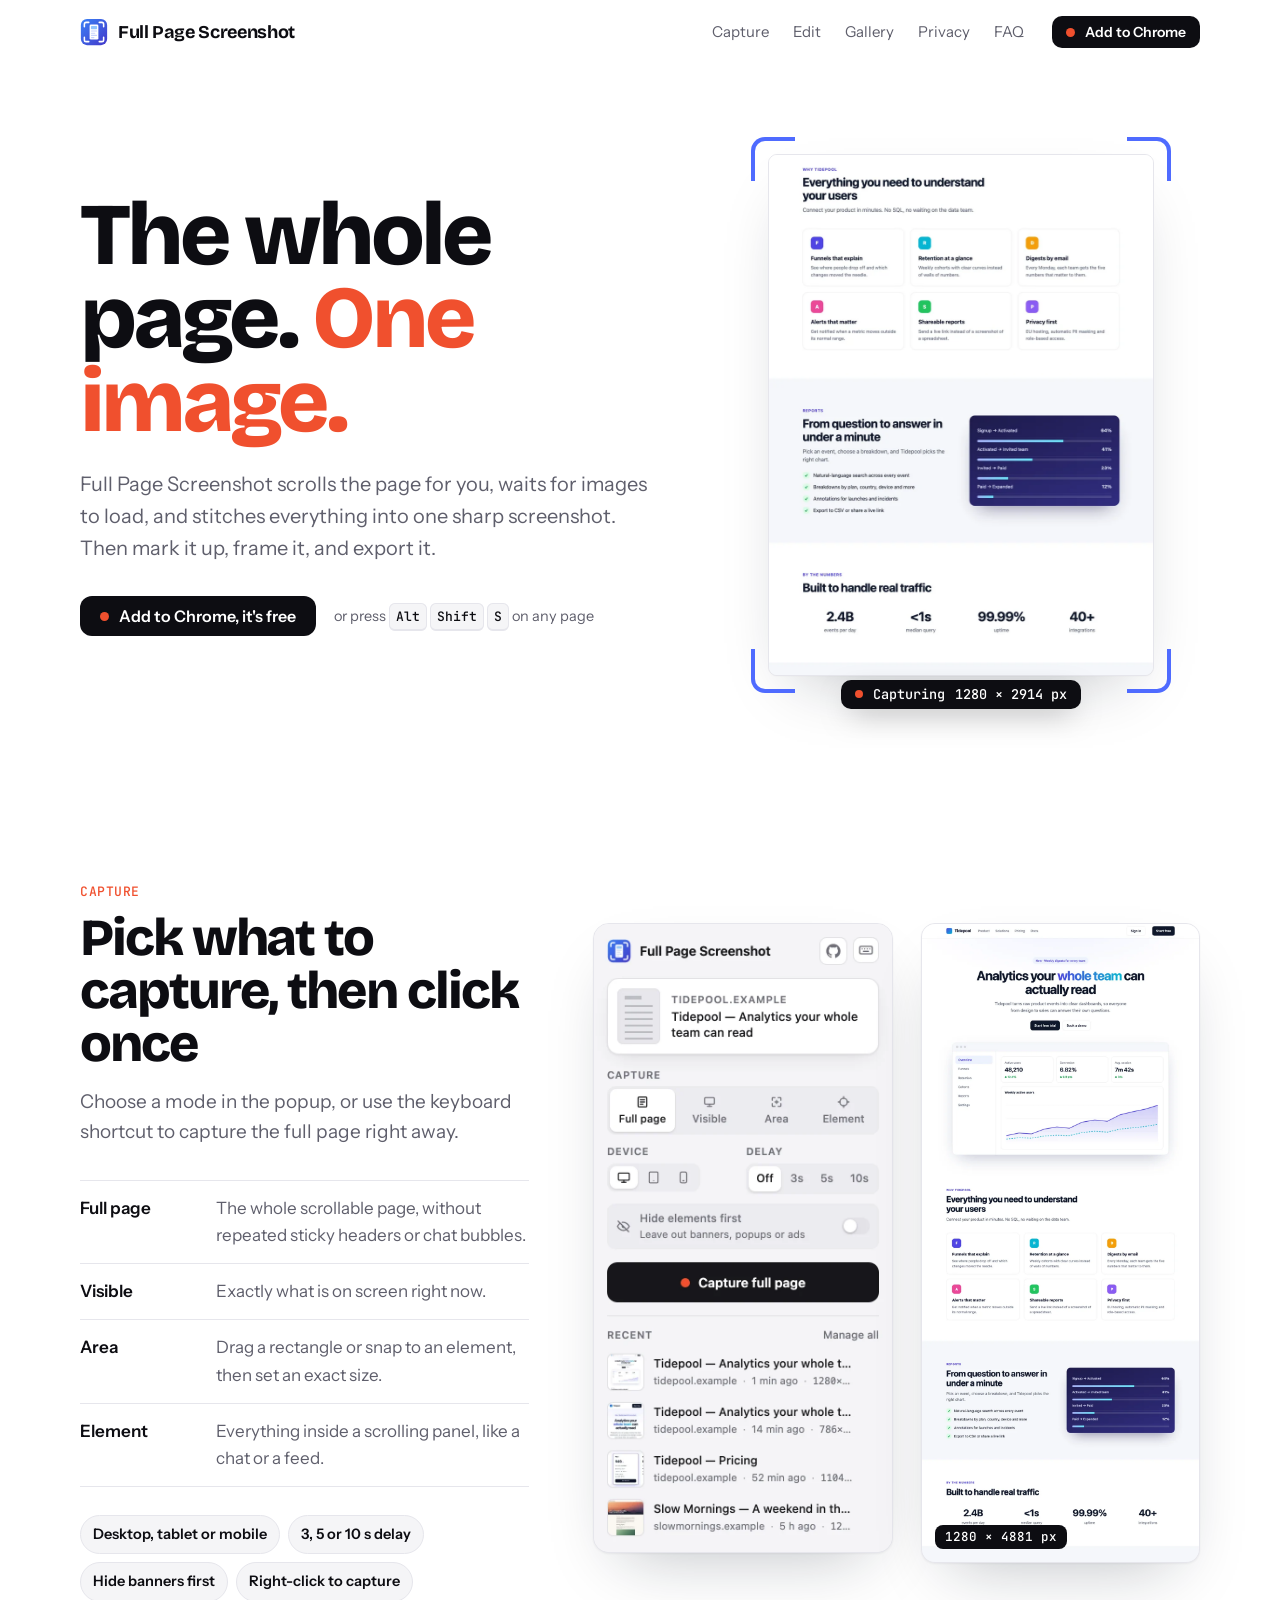
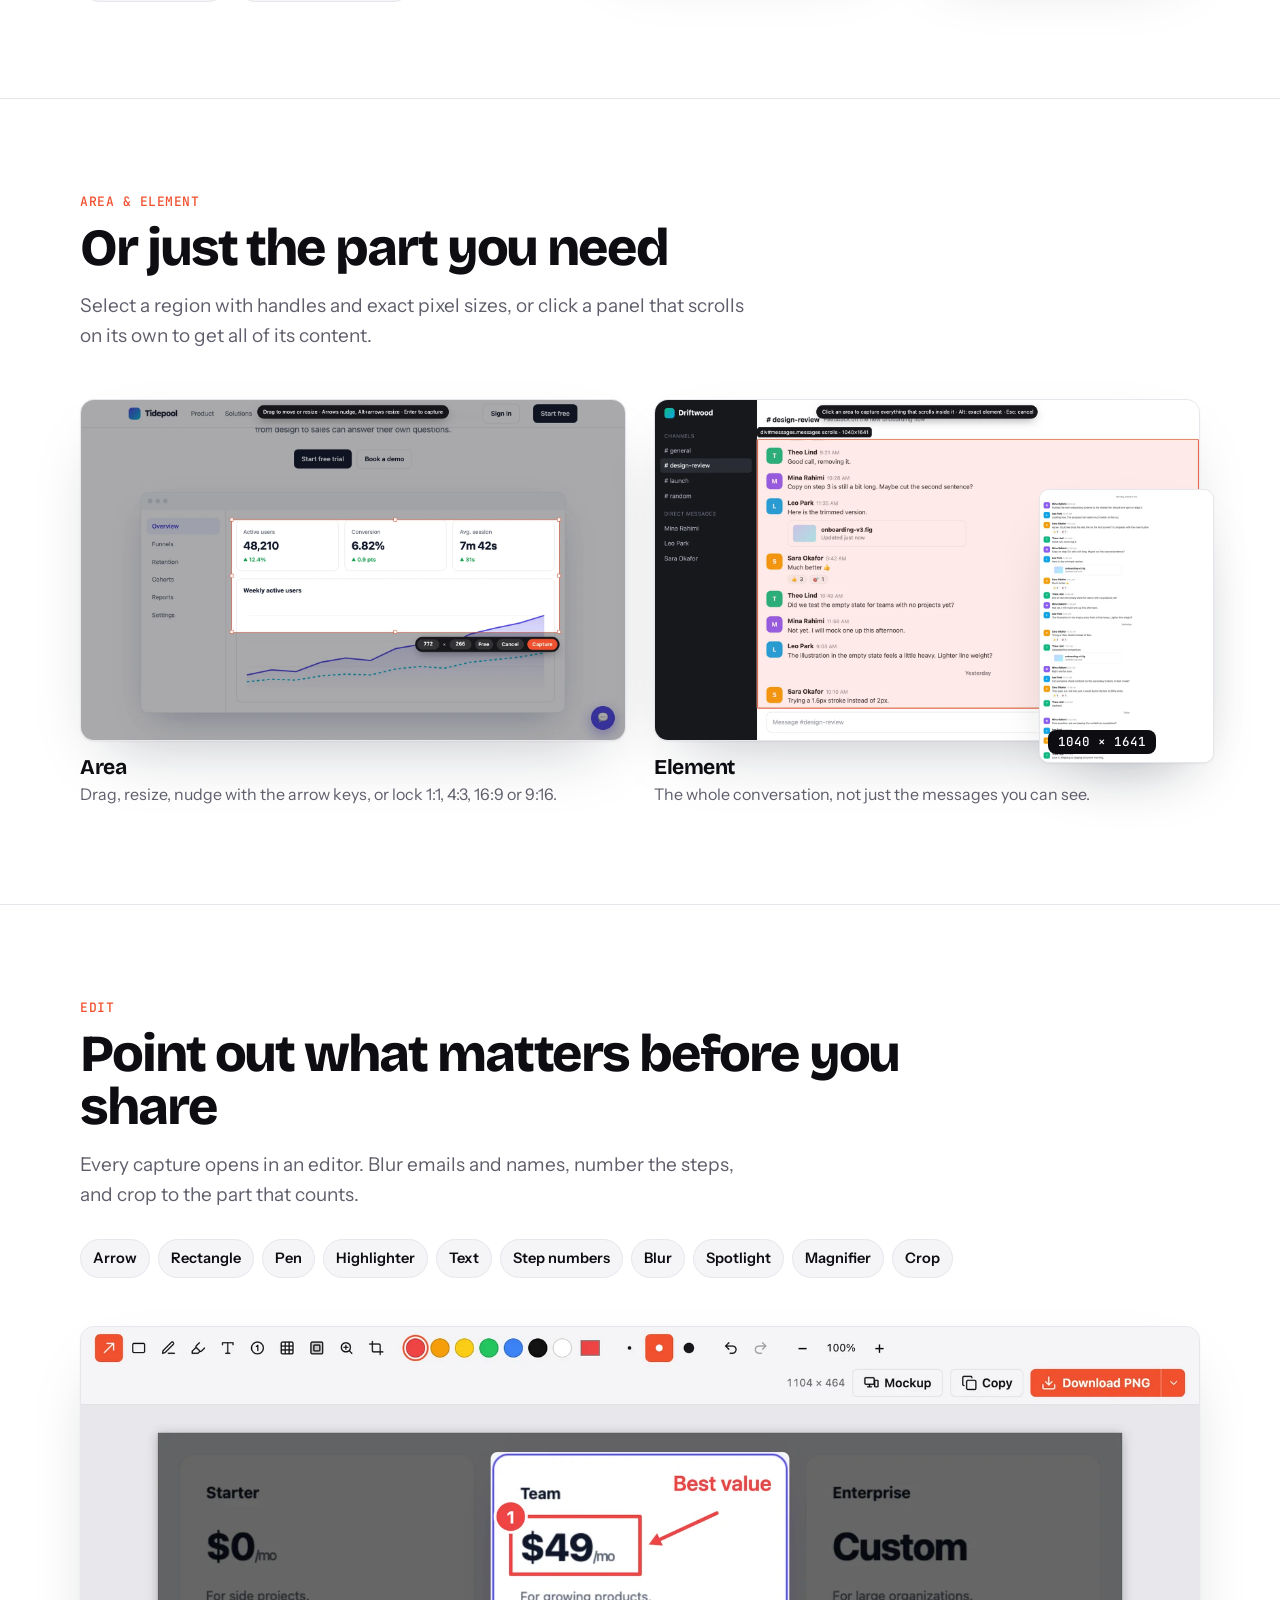
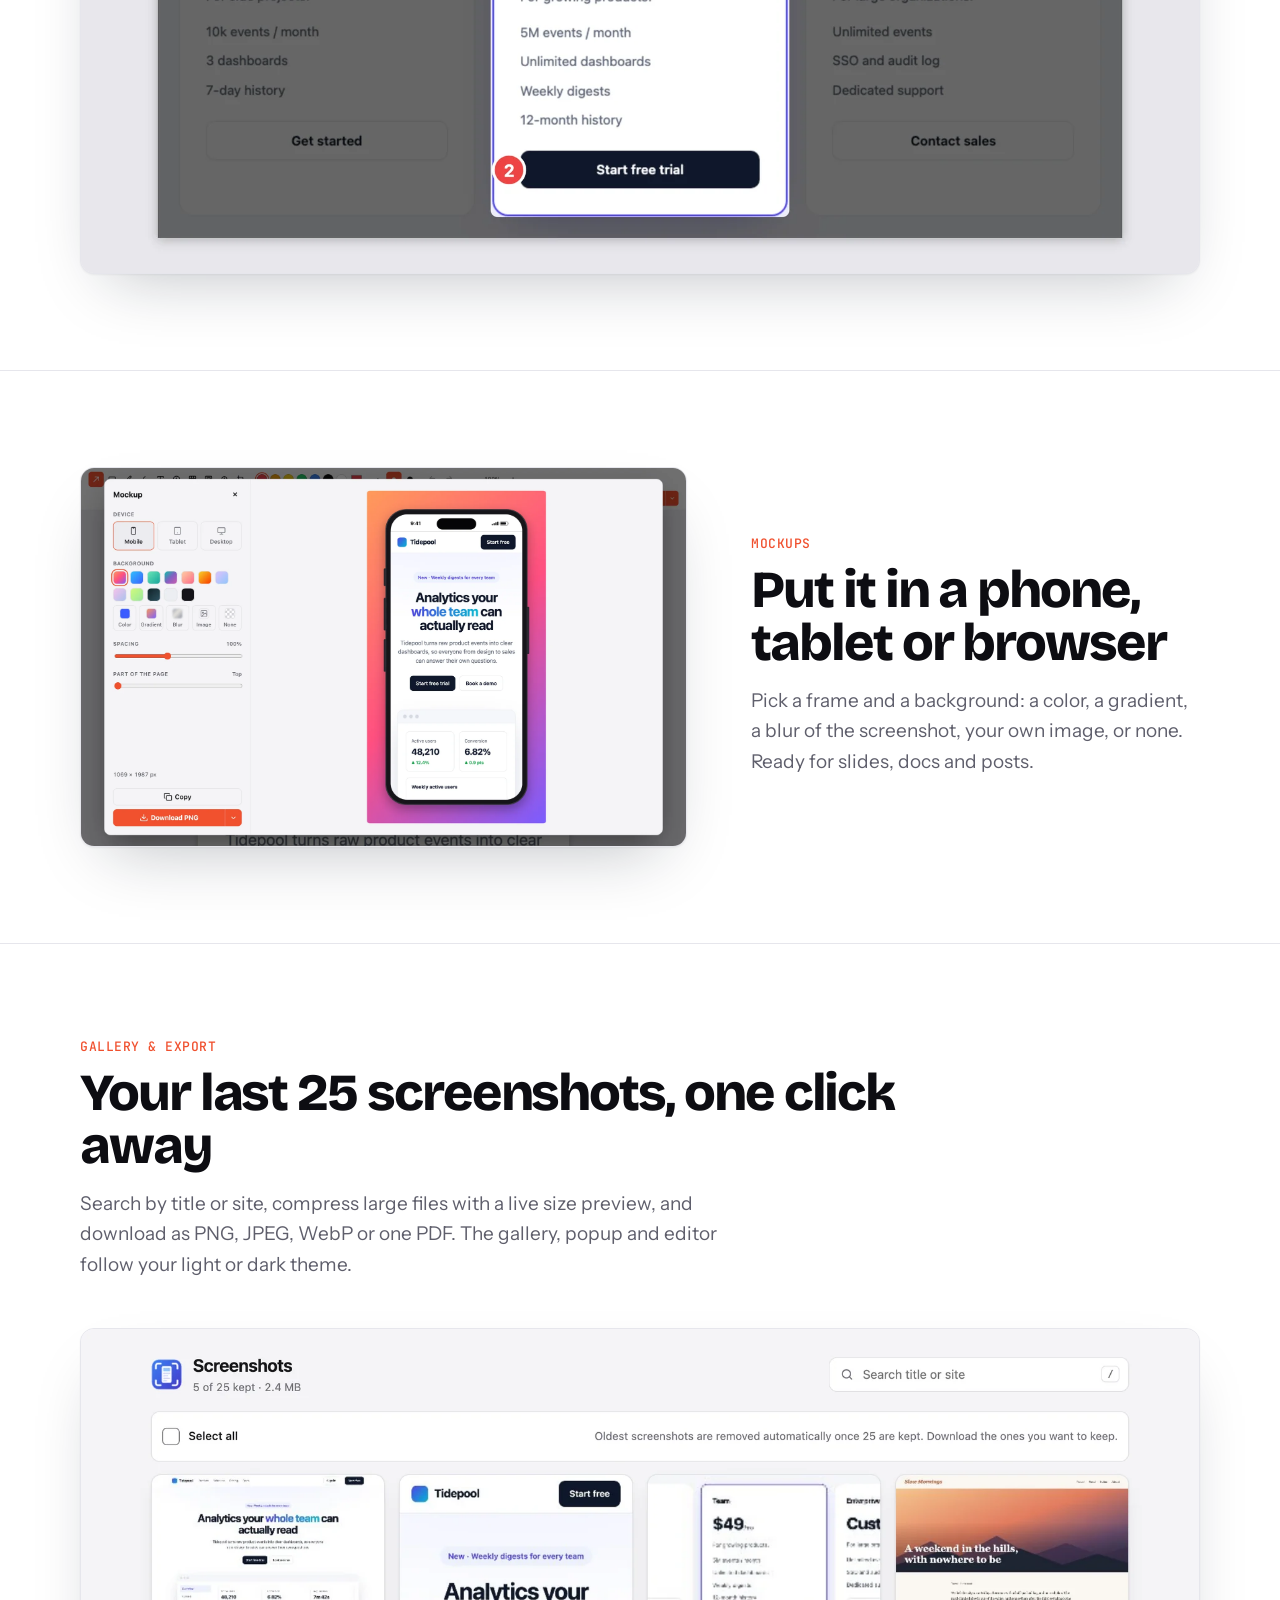
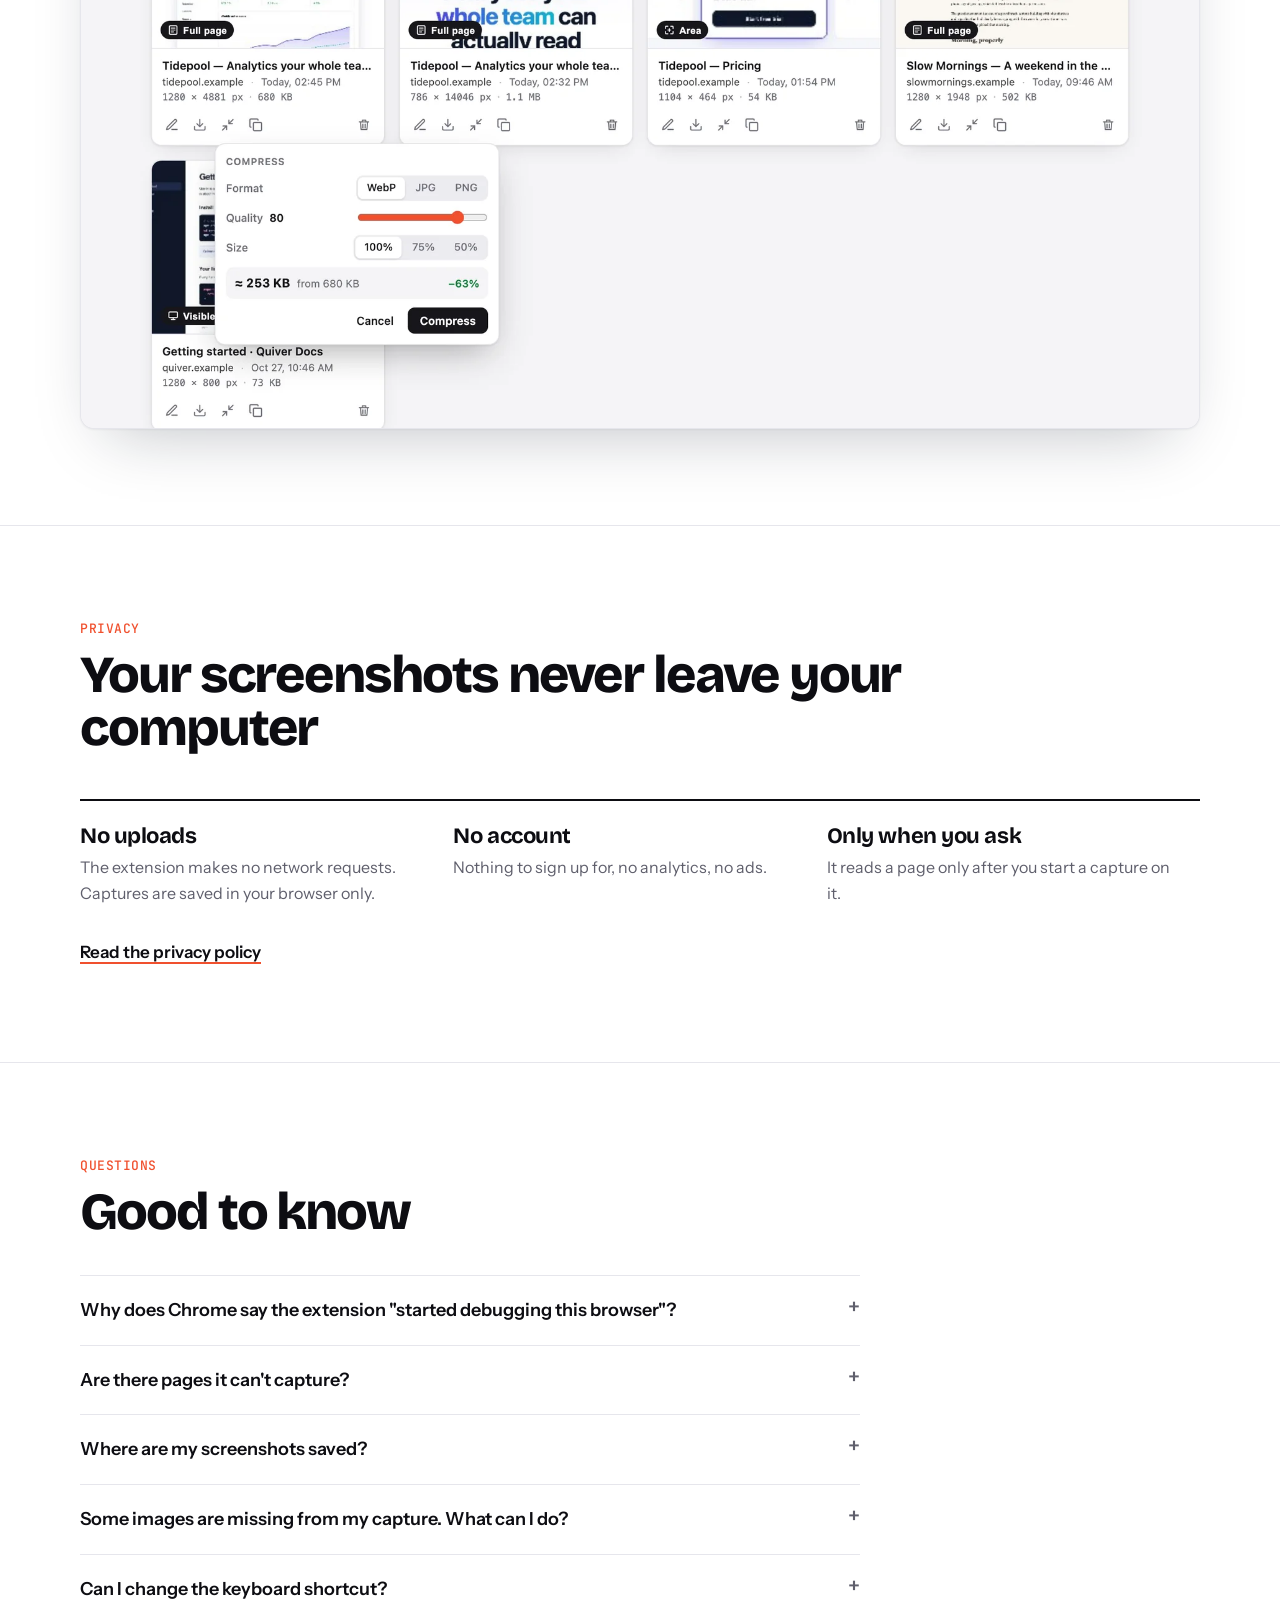
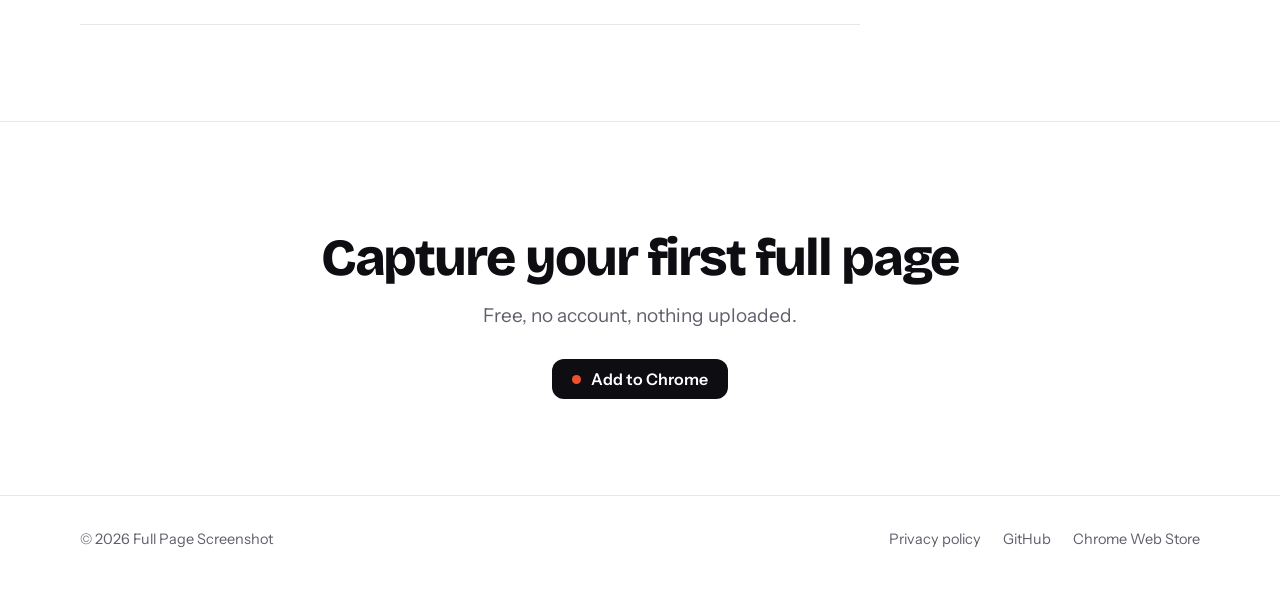
<file: index.html>
<!doctype html>
<html lang="en">
<head>
<meta charset="utf-8">
<meta name="viewport" content="width=device-width, initial-scale=1">
<title>Full Page Screenshot — capture the whole page in one image</title>
<meta name="description" content="A Chrome extension that captures full pages, areas or elements, lets you annotate them, add device mockups, and export as PNG, JPEG, WebP or PDF. Everything stays on your device.">
<meta property="og:title" content="Full Page Screenshot">
<meta property="og:description" content="Capture the whole page in one image. Annotate, frame and export, all on your device.">
<meta property="og:image" content="img/og.png">
<meta name="theme-color" content="#ffffff" media="(prefers-color-scheme: light)">
<meta name="theme-color" content="#0c0c10" media="(prefers-color-scheme: dark)">
<link rel="icon" href="img/icon.svg" type="image/svg+xml">
<link rel="apple-touch-icon" href="img/icon-128.png">
<link rel="preload" href="fonts/bricolage-grotesque-800.woff2" as="font" type="font/woff2" crossorigin>
<link rel="stylesheet" href="style.css">
</head>
<body>

<header class="nav">
  <div class="wrap">
    <a class="brand" href="./"><img src="img/icon.svg" alt="" width="28" height="28">Full Page Screenshot</a>
    <nav class="nav-links" aria-label="Sections">
      <a href="#capture">Capture</a>
      <a href="#edit">Edit</a>
      <a href="#gallery">Gallery</a>
      <a href="#privacy">Privacy</a>
      <a href="#faq">FAQ</a>
    </nav>
    <a class="button small" href="https://chromewebstore.google.com/detail/jdoknmnhhldggknpickmcmholibmddpi">Add to Chrome</a>
  </div>
</header>

<main>
  <div class="hero">
    <div class="wrap">
      <div>
        <h1>The whole page. <em>One image.</em></h1>
        <p class="lead">Full Page Screenshot scrolls the page for you, waits for images to load, and stitches everything into one sharp screenshot. Then mark it up, frame it, and export it.</p>
        <div class="actions">
          <a class="button" href="https://chromewebstore.google.com/detail/jdoknmnhhldggknpickmcmholibmddpi">Add to Chrome, it's free</a>
          <span class="hint">or press <kbd>Alt</kbd> <kbd>Shift</kbd> <kbd>S</kbd> on any page</span>
        </div>
      </div>
      <div class="finder" aria-label="A long web page being captured from top to bottom">
        <div class="finder-screen"><img id="finder-page" src="img/capture-full.webp" width="880" height="3356" alt=""></div>
        <div class="finder-corners" aria-hidden="true"><i></i><i></i><i></i><i></i></div>
        <div class="finder-readout" id="finder-readout" aria-hidden="true"><span class="dot"></span><span id="finder-label">Capturing</span><b id="finder-size">1280 × 4881 px</b></div>
      </div>
    </div>
  </div>

  <section id="capture">
    <div class="wrap row">
      <div>
        <p class="eyebrow">Capture</p>
        <h2>Pick what to capture, then click once</h2>
        <p class="intro">Choose a mode in the popup, or use the keyboard shortcut to capture the full page right away.</p>
        <dl class="modes">
          <div><dt>Full page</dt><dd>The whole scrollable page, without repeated sticky headers or chat bubbles.</dd></div>
          <div><dt>Visible</dt><dd>Exactly what is on screen right now.</dd></div>
          <div><dt>Area</dt><dd>Drag a rectangle or snap to an element, then set an exact size.</dd></div>
          <div><dt>Element</dt><dd>Everything inside a scrolling panel, like a chat or a feed.</dd></div>
        </dl>
        <div class="tools">
          <span>Desktop, tablet or mobile</span><span>3, 5 or 10 s delay</span><span>Hide banners first</span><span>Right-click to capture</span>
        </div>
      </div>
      <div class="capture-pair">
        <picture>
          <source srcset="img/popup-dark.webp" media="(prefers-color-scheme: dark)">
          <img class="frame popup" src="img/popup-light.webp" width="640" height="1348" alt="The extension popup with the Full page, Visible, Area and Element modes, device and delay options, and recent screenshots">
        </picture>
        <div class="tall">
          <div class="frame"><img src="img/capture-full.webp" width="880" height="3356" alt="A full landing page captured as one tall image" loading="lazy"></div>
          <span class="tag">1280 × 4881 px</span>
        </div>
      </div>
    </div>
  </section>

  <section id="parts">
    <div class="wrap">
      <p class="eyebrow">Area &amp; element</p>
      <h2>Or just the part you need</h2>
      <p class="intro">Select a region with handles and exact pixel sizes, or click a panel that scrolls on its own to get all of its content.</p>
      <div class="duo">
        <figure>
          <img class="frame" src="img/pick-area.webp" width="1600" height="1000" alt="Dragging a capture area over a dashboard, with a 772 by 266 size readout and Capture button" loading="lazy">
          <figcaption><b>Area</b><span>Drag, resize, nudge with the arrow keys, or lock 1:1, 4:3, 16:9 or 9:16.</span></figcaption>
        </figure>
        <figure>
          <div class="with-result">
            <img class="frame" src="img/pick-element.webp" width="1600" height="1000" alt="Hovering a chat's message list, labelled as a scrolling element 1040 by 1641 pixels" loading="lazy">
            <div class="result"><img src="img/element-result.webp" width="520" height="820" alt="The whole conversation captured as one image" loading="lazy"><span class="tag">1040 × 1641</span></div>
          </div>
          <figcaption><b>Element</b><span>The whole conversation, not just the messages you can see.</span></figcaption>
        </figure>
      </div>
    </div>
  </section>

  <section id="edit">
    <div class="wrap">
      <p class="eyebrow">Edit</p>
      <h2>Point out what matters before you share</h2>
      <p class="intro">Every capture opens in an editor. Blur emails and names, number the steps, and crop to the part that counts.</p>
      <div class="tools">
        <span>Arrow</span><span>Rectangle</span><span>Pen</span><span>Highlighter</span><span>Text</span><span>Step numbers</span><span>Blur</span><span>Spotlight</span><span>Magnifier</span><span>Crop</span>
      </div>
      <img class="frame wide" src="img/editor.webp" width="1800" height="879" alt="The editor with a pricing card spotlighted, a red box around the price, an arrow, a Best value label and numbered steps" loading="lazy">
    </div>
  </section>

  <section id="mockups">
    <div class="wrap row flip">
      <div>
        <p class="eyebrow">Mockups</p>
        <h2>Put it in a phone, tablet or browser</h2>
        <p class="intro">Pick a frame and a background: a color, a gradient, a blur of the screenshot, your own image, or none. Ready for slides, docs and posts.</p>
      </div>
      <img class="frame" src="img/mockup.webp" width="1800" height="1125" alt="The mockup panel showing a mobile capture inside a phone frame on a pink gradient" loading="lazy">
    </div>
  </section>

  <section id="gallery">
    <div class="wrap">
      <p class="eyebrow">Gallery &amp; export</p>
      <h2>Your last 25 screenshots, one click away</h2>
      <p class="intro">Search by title or site, compress large files with a live size preview, and download as PNG, JPEG, WebP or one PDF. The gallery, popup and editor follow your light or dark theme.</p>
      <picture>
        <source srcset="img/gallery-dark.webp" media="(prefers-color-scheme: dark)">
        <img class="frame wide" src="img/gallery-light.webp" width="1800" height="1125" alt="The screenshot gallery with a Compress panel estimating 253 KB from 680 KB" loading="lazy">
      </picture>
    </div>
  </section>

  <section id="privacy">
    <div class="wrap">
      <p class="eyebrow">Privacy</p>
      <h2>Your screenshots never leave your computer</h2>
      <div class="facts">
        <div><b>No uploads</b><p>The extension makes no network requests. Captures are saved in your browser only.</p></div>
        <div><b>No account</b><p>Nothing to sign up for, no analytics, no ads.</p></div>
        <div><b>Only when you ask</b><p>It reads a page only after you start a capture on it.</p></div>
      </div>
      <a class="textlink" href="privacy.html">Read the privacy policy</a>
    </div>
  </section>

  <section id="faq">
    <div class="wrap">
      <p class="eyebrow">Questions</p>
      <h2>Good to know</h2>
      <div class="faq">
        <details>
          <summary>Why does Chrome say the extension "started debugging this browser"?</summary>
          <p>To capture beyond the visible screen at full quality and to render tablet or mobile layouts, the extension uses Chrome's DevTools protocol on the tab you're capturing. Chrome shows that bar whenever this happens. The extension disconnects as soon as the capture is done.</p>
        </details>
        <details>
          <summary>Are there pages it can't capture?</summary>
          <p>Chrome doesn't let extensions capture its own pages, such as chrome:// settings pages and the Chrome Web Store. Every regular website works. If DevTools is open on the tab, close it first.</p>
        </details>
        <details>
          <summary>Where are my screenshots saved?</summary>
          <p>In your browser, inside the extension's own storage. The 25 most recent are kept. Download the ones you want to keep for good, or delete any of them yourself.</p>
        </details>
        <details>
          <summary>Some images are missing from my capture. What can I do?</summary>
          <p>The extension waits for images and fonts before capturing and shows what's still loading. On very slow pages, wait for that progress to finish instead of pressing Capture now.</p>
        </details>
        <details>
          <summary>Can I change the keyboard shortcut?</summary>
          <p>Yes. Open the popup and click the keyboard icon, or go to chrome://extensions/shortcuts.</p>
        </details>
      </div>
    </div>
  </section>

  <section class="closing">
    <div class="wrap">
      <h2>Capture your first full page</h2>
      <p class="intro" style="margin-inline:auto">Free, no account, nothing uploaded.</p>
      <div class="actions"><a class="button" href="https://chromewebstore.google.com/detail/jdoknmnhhldggknpickmcmholibmddpi">Add to Chrome</a></div>
    </div>
  </section>
</main>

<footer>
  <div class="wrap">
    <span>© 2026 Full Page Screenshot</span>
    <nav aria-label="Footer">
      <a href="privacy.html">Privacy policy</a>
      <a href="https://github.com/arshiap20">GitHub</a>
      <a href="https://chromewebstore.google.com/detail/jdoknmnhhldggknpickmcmholibmddpi">Chrome Web Store</a>
    </nav>
  </div>
</footer>

<script src="site.js" defer></script>
</body>
</html>
</file>
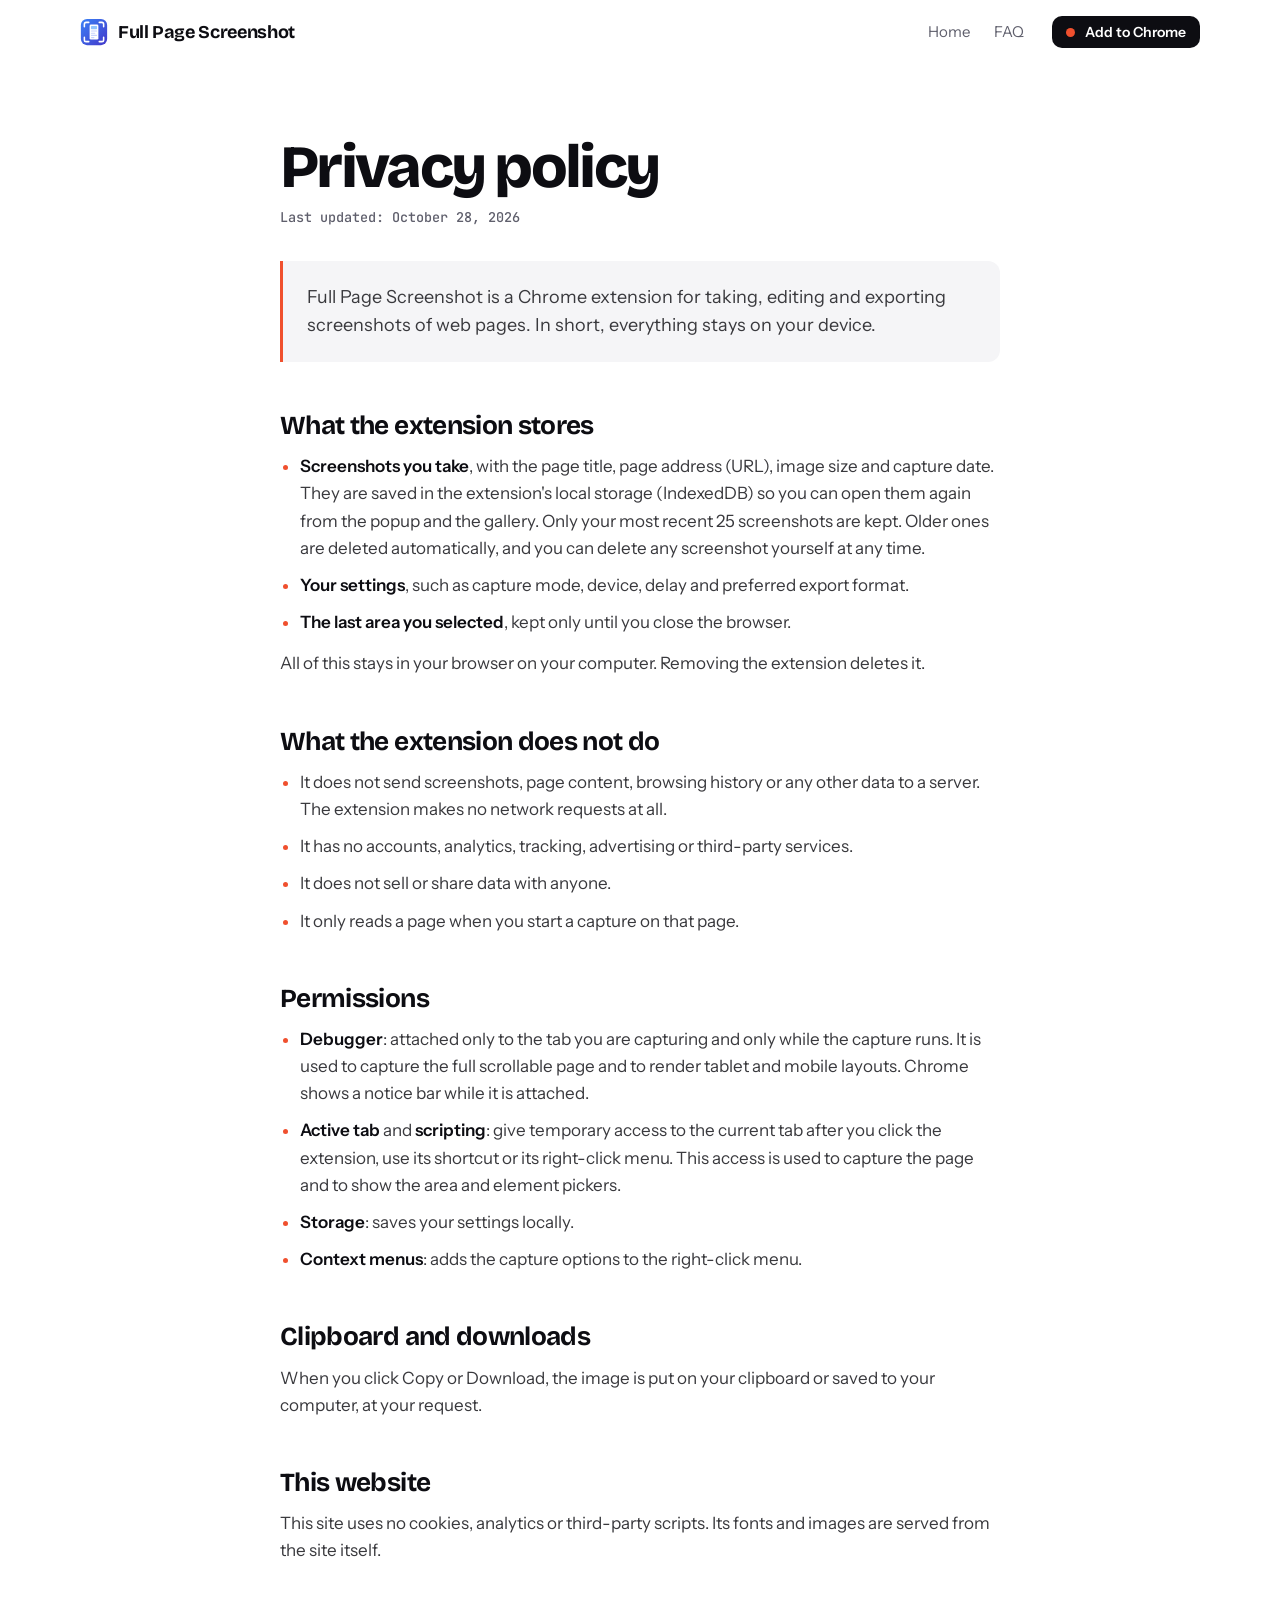
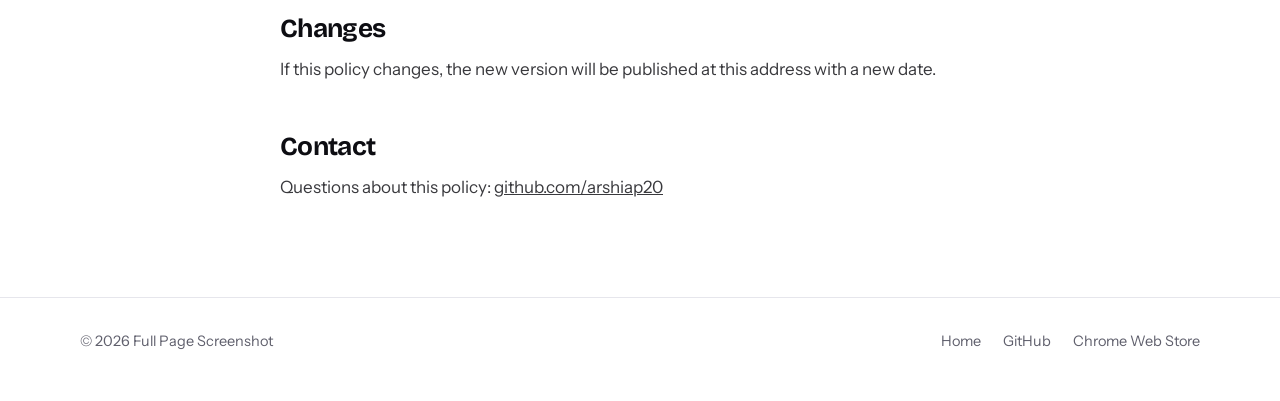
<file: privacy.html>
<!doctype html>
<html lang="en">
<head>
<meta charset="utf-8">
<meta name="viewport" content="width=device-width, initial-scale=1">
<title>Privacy policy — Full Page Screenshot</title>
<meta name="description" content="How the Full Page Screenshot Chrome extension handles your data: everything stays on your device.">
<meta name="theme-color" content="#ffffff" media="(prefers-color-scheme: light)">
<meta name="theme-color" content="#0c0c10" media="(prefers-color-scheme: dark)">
<link rel="icon" href="img/icon.svg" type="image/svg+xml">
<link rel="stylesheet" href="style.css">
</head>
<body>

<header class="nav">
  <div class="wrap">
    <a class="brand" href="./"><img src="img/icon.svg" alt="" width="28" height="28">Full Page Screenshot</a>
    <nav class="nav-links" aria-label="Site">
      <a href="./">Home</a>
      <a href="./#faq">FAQ</a>
    </nav>
    <a class="button small" href="https://chromewebstore.google.com/detail/jdoknmnhhldggknpickmcmholibmddpi">Add to Chrome</a>
  </div>
</header>

<main class="doc">
  <div class="wrap">
    <h1>Privacy policy</h1>
    <p class="updated">Last updated: October 28, 2026</p>

    <p class="summary">Full Page Screenshot is a Chrome extension for taking, editing and exporting screenshots of web pages. In short, everything stays on your device.</p>

    <h2>What the extension stores</h2>
    <ul>
      <li><strong>Screenshots you take</strong>, with the page title, page address (URL), image size and capture date. They are saved in the extension's local storage (IndexedDB) so you can open them again from the popup and the gallery. Only your most recent 25 screenshots are kept. Older ones are deleted automatically, and you can delete any screenshot yourself at any time.</li>
      <li><strong>Your settings</strong>, such as capture mode, device, delay and preferred export format.</li>
      <li><strong>The last area you selected</strong>, kept only until you close the browser.</li>
    </ul>
    <p style="margin-top:14px">All of this stays in your browser on your computer. Removing the extension deletes it.</p>

    <h2>What the extension does not do</h2>
    <ul>
      <li>It does not send screenshots, page content, browsing history or any other data to a server. The extension makes no network requests at all.</li>
      <li>It has no accounts, analytics, tracking, advertising or third-party services.</li>
      <li>It does not sell or share data with anyone.</li>
      <li>It only reads a page when you start a capture on that page.</li>
    </ul>

    <h2>Permissions</h2>
    <ul>
      <li><strong>Debugger</strong>: attached only to the tab you are capturing and only while the capture runs. It is used to capture the full scrollable page and to render tablet and mobile layouts. Chrome shows a notice bar while it is attached.</li>
      <li><strong>Active tab</strong> and <strong>scripting</strong>: give temporary access to the current tab after you click the extension, use its shortcut or its right-click menu. This access is used to capture the page and to show the area and element pickers.</li>
      <li><strong>Storage</strong>: saves your settings locally.</li>
      <li><strong>Context menus</strong>: adds the capture options to the right-click menu.</li>
    </ul>

    <h2>Clipboard and downloads</h2>
    <p>When you click Copy or Download, the image is put on your clipboard or saved to your computer, at your request.</p>

    <h2>This website</h2>
    <p>This site uses no cookies, analytics or third-party scripts. Its fonts and images are served from the site itself.</p>

    <h2>Changes</h2>
    <p>If this policy changes, the new version will be published at this address with a new date.</p>

    <h2>Contact</h2>
    <p>Questions about this policy: <a href="https://github.com/arshiap20">github.com/arshiap20</a></p>
  </div>
</main>

<footer>
  <div class="wrap">
    <span>© 2026 Full Page Screenshot</span>
    <nav aria-label="Footer">
      <a href="./">Home</a>
      <a href="https://github.com/arshiap20">GitHub</a>
      <a href="https://chromewebstore.google.com/detail/jdoknmnhhldggknpickmcmholibmddpi">Chrome Web Store</a>
    </nav>
  </div>
</footer>

<script src="site.js" defer></script>
</body>
</html>
</file>
<file: style.css>
@font-face { font-family: "Bricolage"; src: url("fonts/bricolage-grotesque-700.woff2") format("woff2"); font-weight: 700; font-display: swap; }
@font-face { font-family: "Bricolage"; src: url("fonts/bricolage-grotesque-800.woff2") format("woff2"); font-weight: 800; font-display: swap; }
@font-face { font-family: "Instrument Sans"; src: url("fonts/instrument-sans-400.woff2") format("woff2"); font-weight: 400; font-display: swap; }
@font-face { font-family: "Instrument Sans"; src: url("fonts/instrument-sans-600.woff2") format("woff2"); font-weight: 600; font-display: swap; }
@font-face { font-family: "JetBrains Mono"; src: url("fonts/jetbrains-mono-500.woff2") format("woff2"); font-weight: 500; font-display: swap; }

:root {
  --paper: #ffffff;
  --soft: #f5f5f7;
  --ink: #0d0d12;
  --graphite: #5f5f6c;
  --rule: #e6e6ec;
  --signal: #f0502e;
  --finder: #4f6bff;
  --button: #0d0d12;
  --button-ink: #ffffff;
  --shadow: 0 1px 2px rgba(16, 24, 40, .05), 0 28px 64px -28px rgba(16, 24, 40, .28);
  --display: "Bricolage", "Instrument Sans", system-ui, sans-serif;
  --body: "Instrument Sans", system-ui, -apple-system, "Segoe UI", sans-serif;
  --mono: "JetBrains Mono", ui-monospace, SFMono-Regular, Menlo, monospace;
  color-scheme: light dark;
}

@media (prefers-color-scheme: dark) {
  :root {
    --paper: #0c0c10;
    --soft: #15151b;
    --ink: #ededf2;
    --graphite: #9b9baa;
    --rule: #25252d;
    --signal: #ff6a48;
    --finder: #7d8cff;
    --button: #ededf2;
    --button-ink: #0c0c10;
    --shadow: 0 1px 2px rgba(0, 0, 0, .4), 0 28px 64px -28px rgba(0, 0, 0, .8);
  }
}

* { box-sizing: border-box; margin: 0; }
html { -webkit-text-size-adjust: 100%; }
body { background: var(--paper); color: var(--ink); font: 17px/1.6 var(--body); -webkit-font-smoothing: antialiased; }
img { display: block; max-width: 100%; height: auto; }
a { color: inherit; }
:focus-visible { outline: 2px solid var(--finder); outline-offset: 3px; border-radius: 6px; }

.wrap { width: min(1120px, 100% - 48px); margin-inline: auto; }

.nav { position: sticky; top: 0; z-index: 10; background: color-mix(in srgb, var(--paper) 88%, transparent); backdrop-filter: saturate(1.4) blur(12px); border-bottom: 1px solid transparent; transition: border-color .2s; }
.nav.scrolled { border-bottom-color: var(--rule); }
.nav .wrap { display: flex; align-items: center; gap: 28px; height: 64px; }
.brand { display: flex; align-items: center; gap: 10px; white-space: nowrap; font: 700 18px/1 var(--display); letter-spacing: -.02em; text-decoration: none; }
.brand img { width: 28px; height: 28px; }
.nav-links { display: flex; gap: 24px; margin-left: auto; font-size: 15px; color: var(--graphite); }
.nav-links a { text-decoration: none; }
.nav-links a:hover { color: var(--ink); }

.button { display: inline-flex; align-items: center; gap: 10px; padding: 12px 20px; border-radius: 12px; background: var(--button); color: var(--button-ink); font: 600 16px/1 var(--body); white-space: nowrap; text-decoration: none; transition: transform .15s ease; }
.button:hover { transform: translateY(-1px); }
.button::before { content: ""; width: 9px; height: 9px; border-radius: 50%; background: var(--signal); }
.button.small { padding: 9px 14px; font-size: 14px; border-radius: 10px; }

.hero { padding: 72px 0 96px; }
.hero .wrap { display: grid; grid-template-columns: 1.1fr .9fr; gap: 56px; align-items: center; }
.hero h1 { font: 800 clamp(48px, 7vw, 88px)/.95 var(--display); letter-spacing: -.045em; }
.hero h1 em { font-style: normal; color: var(--signal); }
.hero .lead { margin: 24px 0 32px; max-width: 30em; font-size: 20px; color: var(--graphite); }
.hero .actions { display: flex; align-items: center; gap: 18px; flex-wrap: wrap; }
.hint { font-size: 14.5px; color: var(--graphite); }
kbd { font: 500 13px/1 var(--mono); padding: 4px 6px; border: 1px solid var(--rule); border-bottom-width: 2px; border-radius: 6px; background: var(--soft); color: var(--ink); }

.finder { position: relative; justify-self: center; width: min(420px, 100%); padding: 18px; }
.finder-corners { position: absolute; inset: 0; pointer-events: none; }
.finder-corners i { position: absolute; width: 44px; height: 44px; border: 4px solid var(--finder); }
.finder-corners i:nth-child(1) { top: 0; left: 0; border-right: 0; border-bottom: 0; border-top-left-radius: 14px; }
.finder-corners i:nth-child(2) { top: 0; right: 0; border-left: 0; border-bottom: 0; border-top-right-radius: 14px; }
.finder-corners i:nth-child(3) { bottom: 0; right: 0; border-left: 0; border-top: 0; border-bottom-right-radius: 14px; }
.finder-corners i:nth-child(4) { bottom: 0; left: 0; border-right: 0; border-top: 0; border-bottom-left-radius: 14px; }
.finder-screen { position: relative; height: 520px; overflow: hidden; border-radius: 8px; background: #fff; box-shadow: var(--shadow); outline: 1px solid var(--rule); }
.finder-screen img { width: 100%; will-change: transform; }
.finder-readout { position: absolute; left: 50%; bottom: -16px; transform: translateX(-50%); display: flex; align-items: center; gap: 10px; padding: 8px 14px; border-radius: 10px; background: #0d0d12; color: #fff; font: 500 13.5px/1 var(--mono); white-space: nowrap; box-shadow: 0 10px 30px -10px rgba(0, 0, 0, .5); }
.finder-readout .dot { width: 8px; height: 8px; border-radius: 50%; background: #f0502e; animation: blink 1s steps(2, start) infinite; }
.finder-readout.saved .dot { background: #22c55e; animation: none; }
.finder-readout b { font-weight: 500; font-variant-numeric: tabular-nums; }
@keyframes blink { to { visibility: hidden; } }

section { padding: 96px 0; }
section + section { border-top: 1px solid var(--rule); }
.eyebrow { font: 500 13px/1 var(--mono); letter-spacing: .04em; text-transform: uppercase; color: var(--signal); }
h2 { font: 800 clamp(34px, 4.4vw, 52px)/1.02 var(--display); letter-spacing: -.04em; margin: 14px 0 16px; max-width: 16em; }
.intro { font-size: 19px; color: var(--graphite); max-width: 36em; }

.row { display: grid; grid-template-columns: .85fr 1.15fr; gap: 64px; align-items: center; }
.row.flip { grid-template-columns: 1.15fr .85fr; }
.row.flip > :first-child { order: 2; }

.frame { border-radius: 14px; overflow: hidden; border: 1px solid var(--rule); box-shadow: var(--shadow); background: var(--soft); }

.modes { display: grid; gap: 0; margin-top: 32px; border-top: 1px solid var(--rule); }
.modes div { display: grid; grid-template-columns: 120px 1fr; gap: 16px; padding: 14px 0; border-bottom: 1px solid var(--rule); }
.modes dt { font-weight: 600; }
.modes dd { color: var(--graphite); }

.capture-pair { display: grid; grid-template-columns: 300px 1fr; gap: 28px; align-items: start; }
.capture-pair .popup { border-radius: 16px; }
.capture-pair .tall { position: relative; height: 640px; }
.capture-pair .tall .frame { height: 100%; }
.capture-pair .tall img { width: 100%; }
.tag { display: inline-block; padding: 6px 10px; border-radius: 8px; background: #0d0d12; color: #fff; font: 500 12.5px/1 var(--mono); }
.capture-pair .tall .tag { position: absolute; left: 14px; bottom: 14px; }

.duo { display: grid; grid-template-columns: 1fr 1fr; gap: 28px; margin-top: 48px; }
.duo figure { display: grid; gap: 14px; }
.duo figcaption b { display: block; font: 700 21px/1.2 var(--display); letter-spacing: -.02em; }
.duo figcaption span { color: var(--graphite); font-size: 16px; }
.duo .with-result { position: relative; }
.duo .result { position: absolute; right: -14px; bottom: -22px; width: 32%; border-radius: 10px; border: 1px solid var(--rule); box-shadow: var(--shadow); overflow: hidden; background: #fff; }
.duo .result .tag { position: absolute; left: 8px; bottom: 8px; }

.wide { margin-top: 48px; }
.tools { display: flex; flex-wrap: wrap; gap: 8px; margin-top: 28px; }
.tools span { padding: 7px 12px; border-radius: 99px; border: 1px solid var(--rule); background: var(--soft); font-size: 14.5px; font-weight: 600; }

.facts { display: grid; grid-template-columns: repeat(3, 1fr); gap: 0; margin-top: 44px; border-top: 2px solid var(--ink); }
.facts div { padding: 22px 24px 0 0; }
.facts b { display: block; font: 700 22px/1.2 var(--display); letter-spacing: -.02em; margin-bottom: 6px; }
.facts p { color: var(--graphite); font-size: 16px; }
.textlink { display: inline-block; margin-top: 32px; font-weight: 600; text-decoration-color: var(--signal); text-underline-offset: 4px; text-decoration-thickness: 2px; }

.faq { margin-top: 36px; border-top: 1px solid var(--rule); max-width: 780px; }
.faq details { border-bottom: 1px solid var(--rule); }
.faq summary { cursor: pointer; list-style: none; display: flex; justify-content: space-between; gap: 16px; padding: 20px 0; font-weight: 600; font-size: 18px; }
.faq summary::-webkit-details-marker { display: none; }
.faq summary::after { content: "+"; font: 500 20px/1 var(--mono); color: var(--graphite); transition: transform .2s; }
.faq details[open] summary::after { transform: rotate(45deg); }
.faq details p { padding: 0 0 22px; color: var(--graphite); max-width: 40em; }

.closing { text-align: center; }
.closing h2 { margin-inline: auto; }
.closing .actions { display: flex; justify-content: center; margin-top: 28px; }

footer { border-top: 1px solid var(--rule); padding: 32px 0 48px; color: var(--graphite); font-size: 14.5px; }
footer .wrap { display: flex; justify-content: space-between; gap: 20px; flex-wrap: wrap; }
footer nav { display: flex; gap: 22px; }
footer a { text-decoration: none; }
footer a:hover { color: var(--ink); }

.doc { padding: 72px 0 96px; }
.doc .wrap { max-width: 720px; }
.doc h1 { font: 800 clamp(40px, 6vw, 60px)/1 var(--display); letter-spacing: -.045em; }
.doc .updated { margin: 14px 0 0; font: 500 13.5px/1 var(--mono); color: var(--graphite); }
.doc .summary { margin: 36px 0 8px; padding: 22px 24px; border-left: 3px solid var(--signal); background: var(--soft); border-radius: 0 12px 12px 0; font-size: 18px; }
.doc h2 { font: 700 26px/1.2 var(--display); letter-spacing: -.025em; margin: 48px 0 12px; }
.doc p, .doc li { color: color-mix(in srgb, var(--ink) 82%, var(--paper)); }
.doc ul { padding-left: 20px; display: grid; gap: 10px; }
.doc li::marker { color: var(--signal); }
.doc strong { color: var(--ink); }

@media (max-width: 900px) {
  .hero { padding: 40px 0 80px; }
  .hero .wrap, .row, .row.flip { grid-template-columns: 1fr; gap: 48px; }
  .row.flip > :first-child { order: 0; }
  .capture-pair { grid-template-columns: 1fr 1fr; }
  .capture-pair .tall { height: auto; aspect-ratio: 300 / 640; }
  .duo { grid-template-columns: 1fr; gap: 56px; }
  .facts { grid-template-columns: 1fr; }
  .facts div { padding: 20px 0; border-bottom: 1px solid var(--rule); }
  section { padding: 72px 0; }
}
@media (max-width: 560px) {
  .wrap { width: calc(100% - 32px); }
  .nav-links { display: none; }
  .nav .button { margin-left: auto; }
  .finder-screen { height: 440px; }
  .modes div { grid-template-columns: 1fr; gap: 2px; }
  .duo .result { right: -6px; }
}

@media (prefers-reduced-motion: reduce) {
  *, *::before, *::after { animation: none !important; transition: none !important; }
}
</file>
